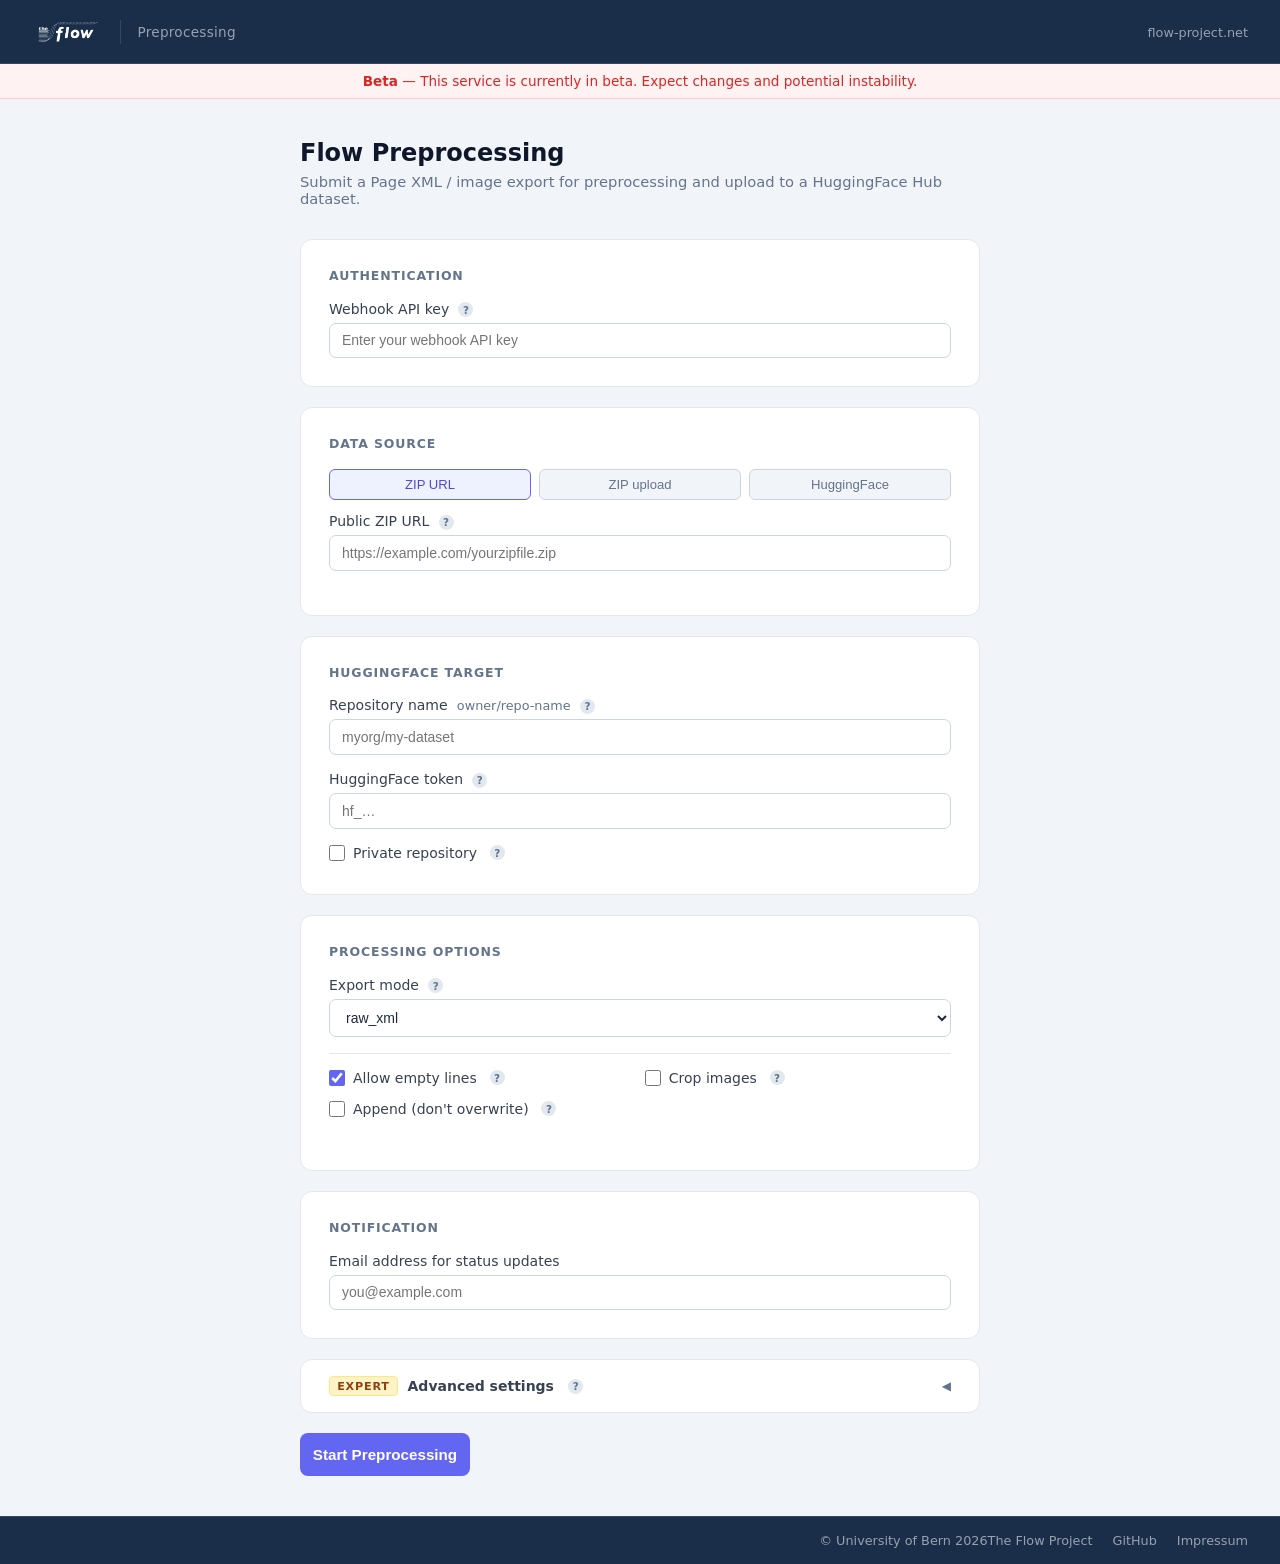
<file: workflows-preprocessing/form/index.html>
<!DOCTYPE html>
<html lang="en">
<head>
  <meta charset="UTF-8" />
  <meta name="viewport" content="width=device-width, initial-scale=1.0" />
  <title>Flow Preprocessing</title>
  <link rel="stylesheet" href="style.css" />
  <link rel="icon" href="favicon.ico" />
</head>
<body>

  <header class="site-header">
    <a class="site-header-left" href="https://flow-project.net" target="_blank" rel="noopener">
      <img
        src="TheFlow_white.png"
        alt="The Flow"
        class="site-logo"
      />
      <div class="site-header-divider"></div>
      <span class="site-header-subtitle">Preprocessing </span>
    </a>
    <div class="site-header-right">
      <a href="https://flow-project.net" target="_blank" rel="noopener">flow-project.net</a>
    </div>
  </header>

  <div class="beta-banner">
    <strong>Beta</strong> — This service is currently in beta. Expect changes and potential instability.
  </div>

  <main class="site-main">
    <div class="page">

      <div class="page-header">
        <h1>Flow Preprocessing</h1>
        <p>Submit a Page XML / image export for preprocessing and upload to a HuggingFace Hub dataset.</p>
      </div>

      <form id="preprocess-form">

        <!-- Authentication -->
        <div class="card">
          <div class="card-title">Authentication</div>
          <div class="field">
            <label for="api_key">Webhook API key <span class="tooltip-icon" data-tip="The secret API key required to authenticate your request.">?</span></label>
            <input type="password" id="api_key" name="api_key" placeholder="Enter your webhook API key" autocomplete="current-password" />
          </div>
        </div>

        <!-- Data Source -->
        <div class="card">
          <div class="card-title">Data Source</div>

          <div class="toggle-row">
            <button type="button" class="toggle-btn active" id="btn-url" onclick="setZipMode('url')">ZIP URL</button>
            <button type="button" class="toggle-btn" id="btn-file" onclick="setZipMode('file')">ZIP upload</button>
            <button type="button" class="toggle-btn" id="btn-hf" onclick="setZipMode('hf')">HuggingFace</button>
          </div>

          <div id="zip-url-field" class="field">
            <label for="zip_url">Public ZIP URL <span class="tooltip-icon" data-tip="A publicly accessible URL pointing to a ZIP file with your Page XML and image data.">?</span></label>
            <input type="url" id="zip_url" name="zip_url" placeholder="https://example.com/yourzipfile.zip" />
          </div>

          <div id="zip-file-field" class="field" style="display:none">
            <label for="zipfile">ZIP file <span class="hint">(max 500 MB)</span> <span class="tooltip-icon" data-tip="Upload a ZIP archive containing your Page XML and image files. Maximum file size is 500 MB.">?</span></label>
            <input type="file" id="zipfile" name="zipfile" accept=".zip,application/zip" />
          </div>

          <div id="zip-hf-field" class="field" style="display:none">
            <label for="hf_source_repo">Source repository <span class="hint">owner/repo-name</span> <span class="tooltip-icon" data-tip="A HuggingFace dataset repository used as input. It must already contain 'xml_content' and 'image' columns (raw_xml format)">?</span></label>
            <input type="text" id="hf_source_repo" name="huggingface_source_repo_name" placeholder="myorg/my-raw-xml-dataset" />
          </div>
        </div>

        <!-- HuggingFace -->
        <div class="card">
          <div class="card-title">HuggingFace Target</div>

          <div class="field">
            <label for="hf_repo">Repository name <span class="hint">owner/repo-name</span> <span class="tooltip-icon" data-tip="Target HuggingFace dataset repository for the preprocessed output. Will be created if it does not exist yet.">?</span></label>
            <input type="text" id="hf_repo" name="huggingface_target_repo_name" placeholder="myorg/my-dataset" />
          </div>

          <div class="field">
            <label for="hf_token">HuggingFace token <span class="tooltip-icon" data-tip="A HuggingFace user access token with write permissions to the target repository. Generate one at huggingface.co/settings/tokens.">?</span></label>
            <input type="password" id="hf_token" name="huggingface_token" placeholder="hf_…" />
          </div>

          <div class="field">
            <label class="checkbox-row">
              <input type="checkbox" name="huggingface_target_repo_private" id="hf_private" />
              Private repository
              <span class="tooltip-icon" data-tip="If checked, the target dataset repository will be created as private on HuggingFace.">?</span>
            </label>
          </div>
        </div>

        <!-- Processing Options -->
        <div class="card">
          <div class="card-title">Processing Options</div>

          <div class="field">
            <label for="export_mode">Export mode <span class="tooltip-icon" data-tip="Output format: 'raw_xml' keeps the full Page XML, 'line' extracts line images with transcriptions, 'text' exports plain text only, 'region' extracts region images with transcriptions.">?</span></label>
            <select id="export_mode" name="export_mode">
              <option value="raw_xml" selected>raw_xml</option>
              <option value="line">line</option>
              <option value="text">text</option>
              <option value="region">region</option>
            </select>
          </div>

          <div class="divider"></div>

          <div class="checkboxes-grid">
            <label class="checkbox-row">
              <input type="checkbox" name="allow_empty_lines" checked />
              Allow empty lines
              <span class="tooltip-icon" data-tip="If checked, lines with no transcription text are included in the output dataset. Mandatory for inference preprocessing.">?</span>
            </label>
            <label class="checkbox-row">
              <input type="checkbox" name="crop" />
              Crop images
              <span class="tooltip-icon" data-tip="If checked, line images are cropped according to the existing linemasks (or added via 'Kraken linemasks' segmentation options in Expert settings).">?</span>
            </label>
            <label class="checkbox-row">
              <input type="checkbox" name="append" />
              Append (don't overwrite)
              <span class="tooltip-icon" data-tip="If checked, new records are appended to an existing dataset rather than overwriting it. They have to be the same export mode.">?</span>
            </label>
          </div>
        </div>

        <!-- Notification -->
        <div class="card">
          <div class="card-title">Notification</div>
          <div class="field">
            <label for="notify_email">Email address for status updates</label>
            <input type="email" id="notify_email" name="notify_email" placeholder="you@example.com" />
          </div>
        </div>

        <!-- Expert Settings -->
        <div class="expert-card">
          <div class="expert-header" onclick="toggleExpert()">
            <div class="expert-header-left">
              <span class="expert-badge">Expert</span>
              <span class="expert-title">Advanced settings</span><span class="tooltip-icon" data-tip="More advanced settings for segmentation, filtering, and splitting.">?</span>
            </div>
            <span class="expert-chevron" id="expert-chevron">◀</span>
          </div>

          <div class="expert-body" id="expert-body">

            <div class="expert-section">
              <div class="expert-section-title">Segmentation</div>
              <div class="expert-section-fields">

                <div class="row-2">
                  <div class="field">
                    <label for="segment">Segmenter <span class="tooltip-icon" data-tip="Segmentation engine for detecting text lines. Use 'none' to skip re-segmentation and rely on existing XML annotations.">?</span></label>
                    <select id="segment" name="segment">
                      <option value="yolo">yolo</option>
                      <option value="kraken">kraken</option>
                      <option value="" selected>none</option>
                    </select>
                  </div>
                  <div class="field">
                    <label for="batch_size">Batch size <span class="tooltip-icon" data-tip="Number of images processed per inference batch. Increase for faster processing if sufficient GPU memory is available.">?</span></label>
                    <input type="number" id="batch_size" name="batch_size" value="16" min="1" max="128" />
                  </div>
                </div>

                <div class="field">
                  <label for="seg_model">Segmenter model names <span class="tooltip-icon" data-tip="HuggingFace model identifier used for segmentation. Separate multiple model names with commas.">?</span></label>
                  <input type="text" id="seg_model" name="segmenter_model_names" value="Riksarkivet/yolov9-lines-within-regions-1" />
                </div>

                <div class="field">
                  <label for="seg_batch">Segmenter batch sizes <span class="tooltip-icon" data-tip="Batch size used specifically during the segmentation step. Can differ from the global batch size above.">?</span></label>
                  <input type="number" id="seg_batch" name="segmenter_batch_sizes" value="16" min="1" max="128" />
                </div>

                <div class="field">
                  <label class="checkbox-row">
                    <input type="checkbox" name="load_existing_segmentation" checked />
                    Load existing segmentation
                    <span class="tooltip-icon" data-tip="If checked, line regions already annotated in the Page XML are reused without running the segmenter again.">?</span>
                  </label>
                </div>

                <div class="checkboxes-grid">
                  <label class="checkbox-row">
                    <input type="checkbox" name="order_lines" />
                    Order lines
                    <span class="tooltip-icon" data-tip="If checked, text lines within each region are sorted into reading order before export.">?</span>
                  </label>
                  <label class="checkbox-row">
                    <input type="checkbox" name="baselines" />
                    Baselines
                    <span class="tooltip-icon" data-tip="If checked, baseline coordinates from the Page XML are extracted and stored in the output.">?</span>
                  </label>
                  <label class="checkbox-row">
                    <input type="checkbox" name="kraken_linemasks" />
                    Kraken linemasks
                    <span class="tooltip-icon" data-tip="If checked, Kraken-format polygon line masks are generated and stored alongside the line images.">?</span>
                  </label>
                </div>

                <div class="field">
                  <label for="creator">Creator <span class="tooltip-icon" data-tip="Optional name or identifier stored as the creator field in the output dataset card metadata.">?</span></label>
                  <input type="text" id="creator" name="creator" placeholder="yourname" />
                </div>

              </div>
            </div>

            <div class="expert-section">
              <div class="expert-section-title">Line filtering</div>
              <div class="expert-section-fields">

                <div class="row-2">
                  <div class="field">
                    <label for="min_width_line">Min line width <span class="hint">px</span> <span class="tooltip-icon" data-tip="Lines with a bounding box width below this pixel value are excluded from the output dataset.">?</span></label>
                    <input type="number" id="min_width_line" name="min_width_line" value="40" min="0" />
                  </div>
                  <div class="field">
                    <label for="min_height_line">Min line height <span class="hint">px</span> <span class="tooltip-icon" data-tip="Lines with a bounding box height below this pixel value are excluded from the output dataset.">?</span></label>
                    <input type="number" id="min_height_line" name="min_height_line" value="10" min="0" />
                  </div>
                </div>

                <div class="field">
                  <label for="augmentation_loops">Augmentation loops <span class="tooltip-icon" data-tip="Number of additional augmented copies generated per line image. Set to 0 to disable augmentation entirely.">?</span></label>
                  <input type="number" id="augmentation_loops" name="augmentation_loops" value="0" min="0" max="10" />
                </div>

              </div>
            </div>

            <div class="expert-section">
              <div class="expert-section-title">Train / test split</div>
              <div class="expert-section-fields">

                <div class="row-2">
                  <div class="field">
                    <label for="split_train_ratio">Train ratio <span class="hint">0–1</span> <span class="tooltip-icon" data-tip="Fraction of data assigned to the training split. For example, 0.8 means 80% train and 20% test.">?</span></label>
                    <input type="number" id="split_train_ratio" name="split_train_ratio" value="1" min="0" max="1" step="0.05" />
                  </div>
                  <div class="field">
                    <label for="split_seed">Seed <span class="tooltip-icon" data-tip="Random seed for reproducible shuffling and splitting of the dataset.">?</span></label>
                    <input type="number" id="split_seed" name="split_seed" value="42" min="0" />
                  </div>
                </div>

                <div class="field">
                  <label class="checkbox-row">
                    <input type="checkbox" name="split_shuffle" id="split_shuffle" checked />
                    Shuffle before split
                    <span class="tooltip-icon" data-tip="If checked, the dataset is shuffled before the train/test split ratio is applied.">?</span>
                  </label>
                </div>

              </div>
            </div>

          </div>
        </div>

        <button type="submit" class="submit-btn" id="submit-btn">Start Preprocessing</button>

        <div class="status-box" id="status-box"></div>

      </form>
    </div>
  </main>

  <footer class="site-footer">
    <span>© University of Bern 2026</span>
    <div class="site-footer-links">
      <a href="https://flow-project.net" target="_blank" rel="noopener">The Flow Project</a>
      <a href="https://github.com/the-flow-project" target="_blank" rel="noopener">GitHub</a>
      <a href="https://flow-project.net/impressum" target="_blank" rel="noopener">Impressum</a>
    </div>
  </footer>

<script>
  // AIDEV-NOTE: webhook URLs — replace with your actual n8n production webhook URLs
  const WEBHOOK_URL    = 'https://preprocess.flow-project.net/webhook/preprocess';
  const WEBHOOK_HF_URL = 'https://preprocess.flow-project.net/webhook/preprocess-hf';

  let zipMode = 'url';

  function setZipMode(mode) {
    const prev = zipMode;
    zipMode = mode;
    document.getElementById('zip-url-field').style.display  = mode === 'url'  ? '' : 'none';
    document.getElementById('zip-file-field').style.display = mode === 'file' ? '' : 'none';
    document.getElementById('zip-hf-field').style.display   = mode === 'hf'   ? '' : 'none';
    document.getElementById('btn-url').classList.toggle('active',  mode === 'url');
    document.getElementById('btn-file').classList.toggle('active', mode === 'file');
    document.getElementById('btn-hf').classList.toggle('active',   mode === 'hf');
    // auto-switch export_mode default to match the typical use per source type
    const exportMode = document.getElementById('export_mode');
    if (mode === 'hf' && prev !== 'hf') exportMode.value = 'line';
    if (mode !== 'hf' && prev === 'hf') exportMode.value = 'raw_xml';
  }

  function toggleExpert() {
    const body = document.getElementById('expert-body');
    const chevron = document.getElementById('expert-chevron');
    body.classList.toggle('open');
    chevron.classList.toggle('open');
  }

  function showStatus(type, message) {
    const box = document.getElementById('status-box');
    box.className = `status-box ${type}`;
    box.textContent = message;
    box.style.display = 'block';
  }

  // Builds the request body as FormData. The only mode-specific part is the source field.
  function buildBody(form) {
    const gv = name => form.querySelector(`[name="${name}"]`).value;
    const gc = name => String(form.querySelector(`[name="${name}"]`).checked);
    const fd = new FormData();

    // Source — the only difference between modes
    if (zipMode === 'url')  fd.append('zip_url', gv('zip_url'));
    if (zipMode === 'hf')   fd.append('huggingface_source_repo_name', gv('huggingface_source_repo_name'));
    if (zipMode === 'file') { const f = form.querySelector('[name="zipfile"]')?.files[0]; if (f) fd.append('zipfile', f); }

    // Common params — identical for all modes
    fd.append('huggingface_target_repo_name',    gv('huggingface_target_repo_name'));
    fd.append('huggingface_token',               gv('huggingface_token'));
    fd.append('huggingface_target_repo_private', gc('huggingface_target_repo_private'));
    fd.append('export_mode',                     gv('export_mode'));
    fd.append('crop',                            gc('crop'));
    fd.append('allow_empty_lines',               gc('allow_empty_lines'));
    fd.append('append',                          gc('append'));
    fd.append('batch_size',                      gv('batch_size'));
    fd.append('augmentation_loops',              gv('augmentation_loops'));
    fd.append('min_width_line',                  gv('min_width_line'));
    fd.append('min_height_line',                 gv('min_height_line'));
    fd.append('split_train_ratio',               gv('split_train_ratio'));
    fd.append('split_seed',                      gv('split_seed'));
    fd.append('split_shuffle',                   gc('split_shuffle'));
    fd.append('segment',                         gv('segment'));
    fd.append('segmenter_model_names',           gv('segmenter_model_names'));
    fd.append('segmenter_batch_sizes',           gv('segmenter_batch_sizes'));
    fd.append('load_existing_segmentation',      gc('load_existing_segmentation'));
    fd.append('order_lines',                     gc('order_lines'));
    fd.append('baselines',                       gc('baselines'));
    fd.append('kraken_linemasks',                gc('kraken_linemasks'));
    fd.append('creator',                         gv('creator'));
    fd.append('notify_email',                    gv('notify_email'));

    return fd;
  }

  document.getElementById('preprocess-form').addEventListener('submit', async (e) => {
    e.preventDefault();
    const btn  = document.getElementById('submit-btn');
    const form = e.target;

    const apiKey = document.getElementById('api_key').value.trim();
    if (!apiKey) {
      showStatus('error', 'Please enter the webhook API key.');
      return;
    }

    if (zipMode === 'hf' && !form.querySelector('[name="huggingface_source_repo_name"]').value.trim()) {
      showStatus('error', 'Please enter the HuggingFace source repository name.');
      return;
    }

    btn.disabled = true;
    btn.textContent = 'Submitting…';
    showStatus('info', 'Sending request to preprocessing pipeline…');

    const url = zipMode === 'hf' ? WEBHOOK_HF_URL : WEBHOOK_URL;

    try {
      const res = await fetch(url, { method: 'POST', headers: { 'X-API-KEY': apiKey }, body: buildBody(form) });
      if (res.ok) {
        showStatus('success',
          `Job submitted successfully. You will receive an email at ${form.querySelector('[name="notify_email"]').value} when preprocessing is done.`);
        btn.textContent = 'Submitted';
      } else {
        const text = await res.text();
        showStatus('error', `Error ${res.status}: ${text}`);
        btn.disabled = false;
        btn.textContent = 'Start Preprocessing';
      }
    } catch (err) {
      showStatus('error', `Network error: ${err.message}`);
      btn.disabled = false;
      btn.textContent = 'Start Preprocessing';
    }
  });
</script>
</body>
</html>
</file>
<file: workflows-preprocessing/form/style.css>
/* ── Brand tokens ─────────────────────────────────────────────────────── */
:root {
  /* Header / footer */
  --color-brand-bg:        #1a2e4a;
  --color-brand-text:      #ffffff;
  --color-brand-muted:     rgba(255,255,255,0.55);
  --color-brand-border:    rgba(255,255,255,0.12);

  /* Accent (buttons, focus rings, active states) */
  --color-accent:          #6366f1;
  --color-accent-hover:    #4f46e5;
  --color-accent-light:    #eef2ff;
  --color-accent-disabled: #a5b4fc;

  /* Page */
  --color-bg:              #f1f5f9;
  --color-card-bg:         #ffffff;

  /* Text */
  --color-text:            #1e293b;
  --color-text-heading:    #0f172a;
  --color-text-muted:      #64748b;
  --color-text-label:      #374151;

  /* Borders & inputs */
  --color-border:          #e2e8f0;
  --color-border-input:    #cbd5e1;

  /* Status messages */
  --color-info-bg:         #eff6ff;
  --color-info-border:     #bfdbfe;
  --color-info-text:       #1d4ed8;
  --color-success-bg:      #f0fdf4;
  --color-success-border:  #bbf7d0;
  --color-success-text:    #15803d;
  --color-error-bg:        #fef2f2;
  --color-error-border:    #fecaca;
  --color-error-text:      #dc2626;

  /* Expert badge */
  --color-expert-bg:       #fef3c7;
  --color-expert-text:     #92400e;
  --color-expert-border:   #fde68a;
}

/* ── Reset ───────────────────────────────────────────────────────────── */
*, *::before, *::after { box-sizing: border-box; margin: 0; padding: 0; }

body {
  font-family: 'Inter', system-ui, -apple-system, sans-serif;
  background: var(--color-bg);
  color: var(--color-text);
  min-height: 100vh;
  display: flex;
  flex-direction: column;
}

/* ── Site header ─────────────────────────────────────────────────────── */
.site-header {
  background: var(--color-brand-bg);
  color: var(--color-brand-text);
  padding: 0 2rem;
  display: flex;
  align-items: center;
  justify-content: space-between;
  height: 64px;
  border-bottom: 1px solid var(--color-brand-border);
  flex-shrink: 0;
}

.site-header-left {
  display: flex;
  align-items: center;
  gap: 1rem;
  text-decoration: none;
}

.site-logo {
  height: 32px;
  width: auto;
  display: block;
}

.site-header-divider {
  width: 1px;
  height: 24px;
  background: var(--color-brand-border);
}

.site-header-subtitle {
  font-size: 0.85rem;
  font-weight: 500;
  color: var(--color-brand-muted);
  letter-spacing: 0.02em;
}

.site-header-right a {
  font-size: 0.8rem;
  color: var(--color-brand-muted);
  text-decoration: none;
  transition: color 0.15s;
}

.site-header-right a:hover { color: var(--color-brand-text); }

/* ── Beta banner ─────────────────────────────────────────────────────── */
.beta-banner {
  background: var(--color-error-bg);
  border-bottom: 1px solid var(--color-error-border);
  color: var(--color-error-text);
  text-align: center;
  padding: 0.55rem 1rem;
  font-size: 0.85rem;
}

/* ── Main content ────────────────────────────────────────────────────── */
.site-main {
  flex: 1;
  padding: 2.5rem 1rem;
}

.page {
  max-width: 680px;
  margin: 0 auto;
}

.page-header {
  margin-bottom: 2rem;
}

.page-header h1 {
  font-size: 1.5rem;
  font-weight: 700;
  color: var(--color-text-heading);
}

.page-header p {
  margin-top: 0.4rem;
  color: var(--color-text-muted);
  font-size: 0.92rem;
}

/* ── Cards ───────────────────────────────────────────────────────────── */
.card {
  background: var(--color-card-bg);
  border-radius: 12px;
  border: 1px solid var(--color-border);
  padding: 1.75rem;
  margin-bottom: 1.25rem;
}

.card-title {
  font-size: 0.78rem;
  font-weight: 600;
  text-transform: uppercase;
  letter-spacing: 0.07em;
  color: var(--color-text-muted);
  margin-bottom: 1.1rem;
}

/* ── Form elements ───────────────────────────────────────────────────── */
.field { margin-bottom: 1rem; }
.field:last-child { margin-bottom: 0; }

label {
  display: block;
  font-size: 0.875rem;
  font-weight: 500;
  margin-bottom: 0.35rem;
  color: var(--color-text-label);
}

label .hint {
  font-weight: 400;
  color: var(--color-text-muted);
  font-size: 0.8rem;
  margin-left: 0.3rem;
}

input[type="text"],
input[type="email"],
input[type="password"],
input[type="number"],
input[type="url"],
select {
  width: 100%;
  padding: 0.55rem 0.75rem;
  border: 1px solid var(--color-border-input);
  border-radius: 7px;
  font-size: 0.875rem;
  color: var(--color-text);
  background: var(--color-card-bg);
  transition: border-color 0.15s, box-shadow 0.15s;
  outline: none;
}

input:focus, select:focus {
  border-color: var(--color-accent);
  box-shadow: 0 0 0 3px color-mix(in srgb, var(--color-accent) 15%, transparent);
}

input[type="file"] {
  width: 100%;
  padding: 0.55rem 0.75rem;
  border: 1px dashed var(--color-border-input);
  border-radius: 7px;
  font-size: 0.875rem;
  background: var(--color-bg);
  cursor: pointer;
}

.toggle-row {
  display: flex;
  gap: 0.5rem;
  margin-bottom: 0.8rem;
}

.toggle-btn {
  flex: 1;
  padding: 0.45rem;
  border: 1px solid var(--color-border-input);
  border-radius: 6px;
  background: var(--color-bg);
  font-size: 0.82rem;
  font-weight: 500;
  color: var(--color-text-muted);
  cursor: pointer;
  transition: all 0.15s;
}

.toggle-btn.active {
  background: var(--color-accent-light);
  border-color: var(--color-accent);
  color: var(--color-accent-hover);
}

.row-2 {
  display: grid;
  grid-template-columns: 1fr 1fr;
  gap: 1rem;
}

.row-3 {
  display: grid;
  grid-template-columns: 1fr 1fr 1fr;
  gap: 1rem;
}

.checkbox-row {
  display: flex;
  align-items: center;
  gap: 0.5rem;
  font-size: 0.875rem;
  color: var(--color-text-label);
  cursor: pointer;
}

.checkbox-row input[type="checkbox"] {
  width: 16px;
  height: 16px;
  accent-color: var(--color-accent);
  cursor: pointer;
}

.checkboxes-grid {
  display: grid;
  grid-template-columns: 1fr 1fr;
  gap: 0.6rem;
  margin-bottom: 1.25rem;
}

.divider {
  height: 1px;
  background: var(--color-border);
  margin: 1rem 0;
}

/* ── Tooltips ────────────────────────────────────────────────────────── */
.tooltip-icon {
  display: inline-flex;
  align-items: center;
  justify-content: center;
  width: 15px;
  height: 15px;
  border-radius: 50%;
  background: var(--color-border);
  color: var(--color-text-muted);
  font-size: 0.65rem;
  font-weight: 700;
  font-style: normal;
  cursor: default;
  position: relative;
  margin-left: 0.3rem;
  vertical-align: middle;
  flex-shrink: 0;
  transition: background 0.15s, color 0.15s;
}

.tooltip-icon:hover {
  background: var(--color-accent-light);
  color: var(--color-accent);
}

/* tooltip box */
.tooltip-icon::after {
  content: attr(data-tip);
  position: absolute;
  bottom: calc(100% + 8px);
  left: 50%;
  transform: translateX(-50%);
  background: var(--color-text-heading);
  color: #fff;
  padding: 0.5rem 0.7rem;
  border-radius: 6px;
  font-size: 0.775rem;
  font-weight: 400;
  line-height: 1.45;
  white-space: normal;
  width: 210px;
  pointer-events: none;
  opacity: 0;
  transition: opacity 0.15s;
  z-index: 200;
  text-transform: none;
  letter-spacing: normal;
  box-shadow: 0 4px 12px rgba(0, 0, 0, 0.15);
}

/* downward-pointing arrow connecting box to icon */
.tooltip-icon::before {
  content: '';
  position: absolute;
  bottom: calc(100% + 4px);
  left: 50%;
  transform: translateX(-50%);
  border: 4px solid transparent;
  border-top-color: var(--color-text-heading);
  pointer-events: none;
  opacity: 0;
  transition: opacity 0.15s;
  z-index: 200;
}

.tooltip-icon:hover::after,
.tooltip-icon:hover::before { opacity: 1; }

/* ── Buttons ─────────────────────────────────────────────────────────── */
.button-group {
  display: flex;
  gap: 0.75rem;
  margin-top: 0.5rem;
}

.submit-btn,
.reset-btn {
  padding: 0.8rem;
  background: var(--color-accent);
  color: #fff;
  border: none;
  border-radius: 8px;
  font-size: 0.95rem;
  font-weight: 600;
  cursor: pointer;
  transition: background 0.15s;
}

.submit-btn {
  flex: 1;
}

.reset-btn {
  flex: 0 1 120px;
  background: var(--color-text-muted);
}

.submit-btn:hover { background: var(--color-accent-hover); }
.submit-btn:disabled { background: var(--color-accent-disabled); cursor: not-allowed; }
.reset-btn:hover { background: #64748b; }

/* ── Status messages ─────────────────────────────────────────────────── */
.status-box {
  display: none;
  padding: 0.9rem 1rem;
  border-radius: 8px;
  font-size: 0.875rem;
  margin-top: 1rem;
}

.status-box.info {
  background: var(--color-info-bg);
  border: 1px solid var(--color-info-border);
  color: var(--color-info-text);
}

.status-box.success {
  background: var(--color-success-bg);
  border: 1px solid var(--color-success-border);
  color: var(--color-success-text);
}

.status-box.error {
  background: var(--color-error-bg);
  border: 1px solid var(--color-error-border);
  color: var(--color-error-text);
}

/* ── Expert section ──────────────────────────────────────────────────── */
.expert-card {
  background: var(--color-card-bg);
  border-radius: 12px;
  border: 1px solid var(--color-border);
  margin-bottom: 1.25rem;
}

.expert-header {
  display: flex;
  align-items: center;
  justify-content: space-between;
  padding: 1rem 1.75rem;
  cursor: pointer;
  user-select: none;
  transition: background 0.15s;
  border-radius: 12px;
}

/* flatten bottom corners when body is expanded */
.expert-card:has(.expert-body.open) .expert-header {
  border-radius: 12px 12px 0 0;
}

.expert-header:hover { background: var(--color-bg); }

.expert-header-left {
  display: flex;
  align-items: center;
  gap: 0.6rem;
}

.expert-badge {
  font-size: 0.7rem;
  font-weight: 600;
  text-transform: uppercase;
  letter-spacing: 0.07em;
  background: var(--color-expert-bg);
  color: var(--color-expert-text);
  border: 1px solid var(--color-expert-border);
  border-radius: 4px;
  padding: 0.15rem 0.45rem;
}

.expert-title {
  font-size: 0.875rem;
  font-weight: 600;
  color: var(--color-text-label);
}

.expert-chevron {
  font-size: 0.75rem;
  color: var(--color-text-muted);
  transition: transform 0.2s;
}

.expert-chevron.open { transform: rotate(-90deg); }

.expert-body {
  display: none;
  border-top: 1px solid var(--color-border);
}

.expert-body.open {
  display: flex;
  flex-direction: column;
}

.expert-section {
  padding: 1.25rem 1.75rem;
}

.expert-section + .expert-section {
  border-top: 1px solid var(--color-border);
}

.expert-section-title {
  font-size: 0.75rem;
  font-weight: 600;
  text-transform: uppercase;
  letter-spacing: 0.06em;
  color: var(--color-text-muted);
  margin-bottom: 1rem;
}

.expert-section-fields {
  display: flex;
  flex-direction: column;
  gap: 1rem;
}

/* reset individual margins — gap handles all spacing inside expert sections */
.expert-section-fields > * { margin-bottom: 0; }

/* ── Site footer ─────────────────────────────────────────────────────── */
.site-footer {
  background: var(--color-brand-bg);
  color: var(--color-brand-muted);
  padding: 1rem 2rem;
  display: flex;
  align-items: center;
  justify-content: flex-end;
  font-size: 0.8rem;
  border-top: 1px solid var(--color-brand-border);
  flex-shrink: 0;
}

.site-footer a {
  color: var(--color-brand-muted);
  text-decoration: none;
  transition: color 0.15s;
}

.site-footer a:hover { color: var(--color-brand-text); }

.site-footer-links {
  display: flex;
  gap: 1.25rem;
}
</file>
